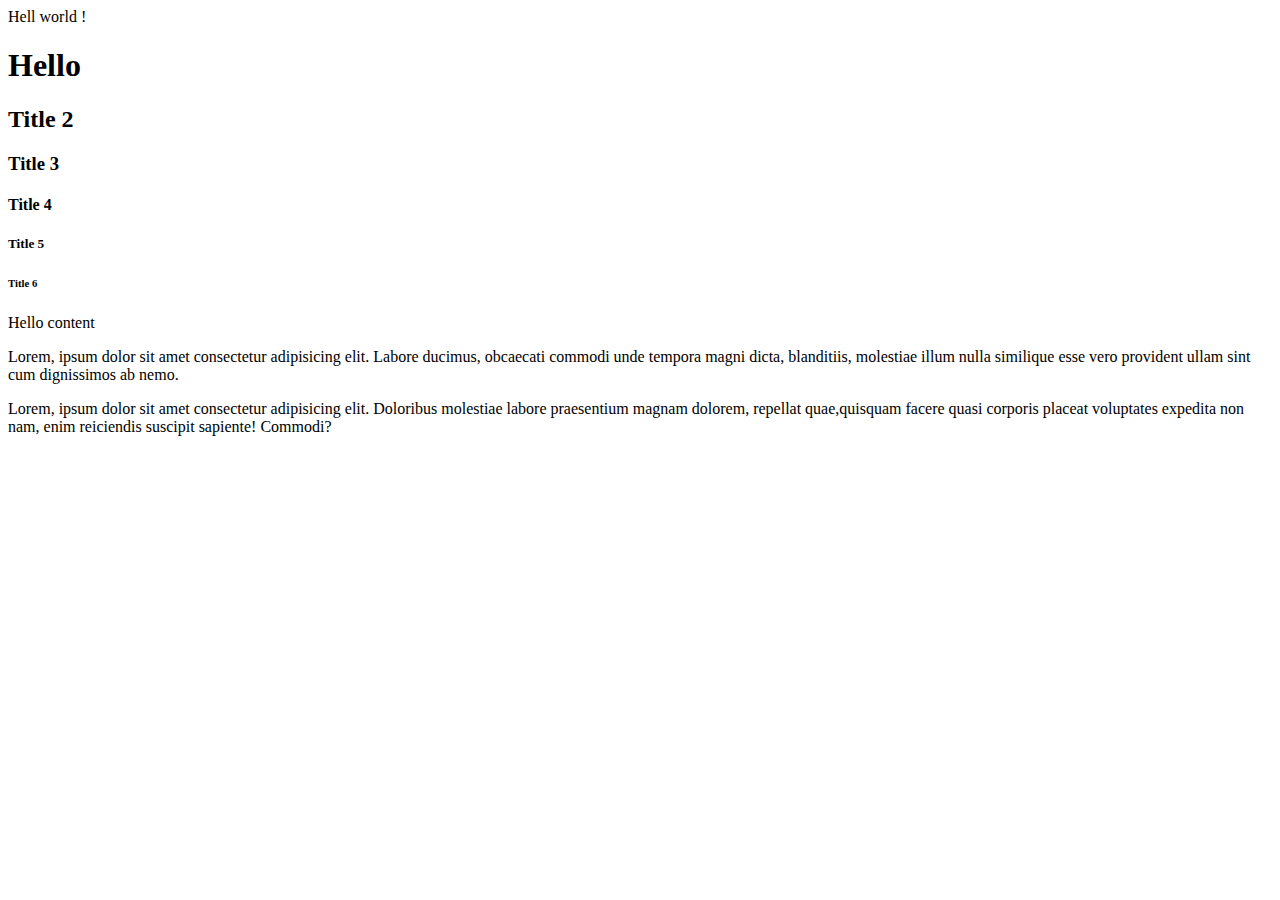
<file: 01/index.html>
<!DOCTYPE html>
<html lang="en">
<head>
    <meta charset="UTF-8">
    <meta name="viewport" content="width=device-width, initial-scale=1.0">
    <title>My first page</title>
</head>
<body>
    Hell world !
    <!-- Теги заголовки h 1-6 -->
    <h1>
        Hello
    </h1>
    <h2>
        Title 2
    </h2>
    <h3>
        Title 3
    </h3>
    <h4>
        Title 4
    </h4>
    <h5>
        Title 5
    </h5>
    <h6>
        Title 6
    </h6>
    <!-- Kінець прикладів заголовків -->
    Hello content
    <!-- command + z -->
     <p>
        Lorem, ipsum dolor sit amet consectetur adipisicing elit. Labore ducimus,
         obcaecati commodi unde tempora magni dicta, blanditiis, molestiae illum 
         nulla similique esse vero provident ullam sint cum dignissimos ab nemo.
     </p>
     <p>
        Lorem, ipsum dolor sit amet consectetur adipisicing elit. Doloribus molestiae labore praesentium magnam dolorem,
         repellat quae,quisquam facere quasi corporis placeat voluptates expedita non nam, enim reiciendis suscipit sapiente!
          Commodi?
     </p>
</body>
</html>
</file>
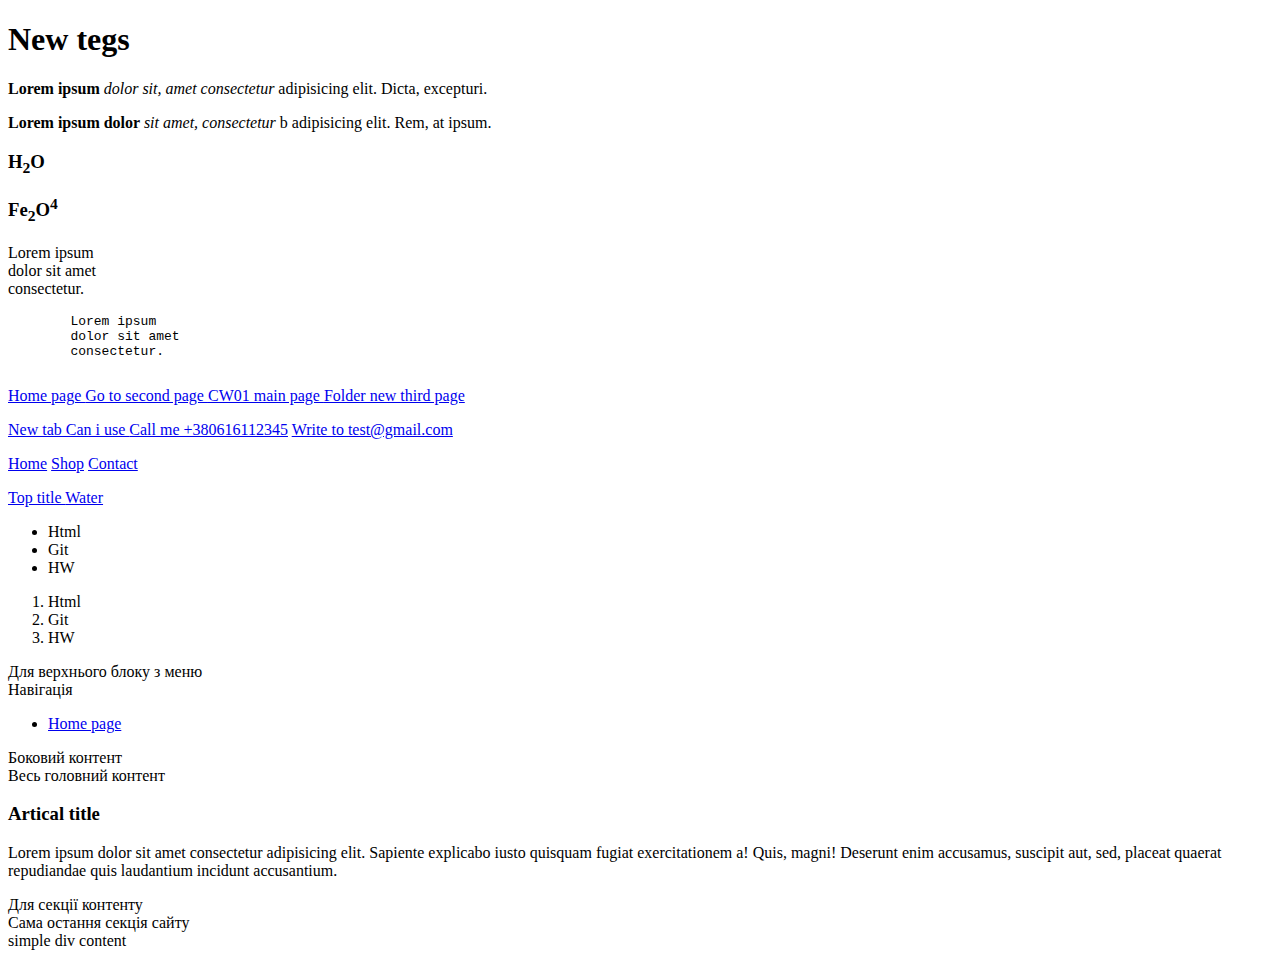
<file: 02/index.html>
<!DOCTYPE html>
<html lang="en">
<head>
    <meta charset="UTF-8">
    <meta name="viewport" content="width=device-width, initial-scale=1.0">
    <title>Document</title>
</head>
<body>
    <h1 id="top">
        New tegs
    </h1>
    <!-- b i old version -->
    <p>
        <b>
            Lorem ipsum
        </b>
        <i>
            dolor sit, amet consectetur
        </i>
         
          <span>
             adipisicing elit. Dicta, excepturi.
          </span>
    </p>
    <!-- strong em new version -->
    <p>
        <strong>
            Lorem ipsum dolor
        </strong>
        <em>
            sit amet, consectetur
        </em> b
          <span>
            adipisicing elit. Rem, at ipsum.
          </span>
    </p>
    <h3 id="water">
        H<sub>2</sub>O 
    </h3>
    <h3>
        Fe<sub>2</sub>O<sup>4</sup>
    </h3>
    <p>
        Lorem ipsum <br>
         dolor sit amet <br>
         consectetur.
    </p>
    <pre>
        Lorem ipsum 
        dolor sit amet
        consectetur.
    </pre>
    <a href="https://caniuse.com">
        Home page
    </a>
    <a href="second.html">
        Go to second page
    </a>
    <a href="../01/main.html">
        CW01 main page
    </a>
    <a href="new/third.html">
        Folder new third page 
    </a>
    <p>
        <a href="https://caniuse.com" target="_blank">
            New tab Can i use
        </a>
        <a href="tel:+380616112345">Call me +380616112345</a>
        <a href="mailto:test@gmail.com">Write to test@gmail.com</a>
        <!-- <a href="viber-link">Viber group</a> -->

    </p>
    <p>
        <a href="#">Home</a>
        <a href="#">Shop</a>
        <a href="#">Contact</a>
    </p>
    <a href="#top">
        Top title
    </a>
    <a href="#water">
        Water
    </a>

    <!-- list tags -->
     <ul>
        <li>
            Html
        </li>
        <li>
            Git
        </li>
        <li>
            HW
        </li>
     </ul>
     <ol>
        <li>
            Html
        </li>
        <li>
            Git
        </li>
        <li>
            HW
        </li>
     </ol>
     <!-- Semantic tags BLOCK -->
      <header>
        Для верхнього блоку з меню
      </header>
      <nav>
        Навігація
        <ul>
            <li><a href="#">Home page</a></li>
        </ul>
      </nav>
      <aside>
        Боковий контент
      </aside>
      <main>
        Весь головний контент
      </main>
      <!-- <main>
        <header></header>
        <aside></aside>
        <nav></nav>
      </main> -->
      <article>
        <h3>
            Artical title
        </h3>
        <p>
            Lorem ipsum dolor sit amet consectetur adipisicing elit. Sapiente explicabo iusto quisquam fugiat exercitationem a! Quis, magni! Deserunt enim accusamus, suscipit aut, sed, placeat quaerat repudiandae quis laudantium incidunt accusantium. 
        </p>
      </article>
      <section>
        Для секції контенту
      </section>
      <footer>
        Сама остання секція сайту
      </footer>
      <div>
        simple div content
      </div>
      <!-- Most popular -->
</body>
</html>
</file>
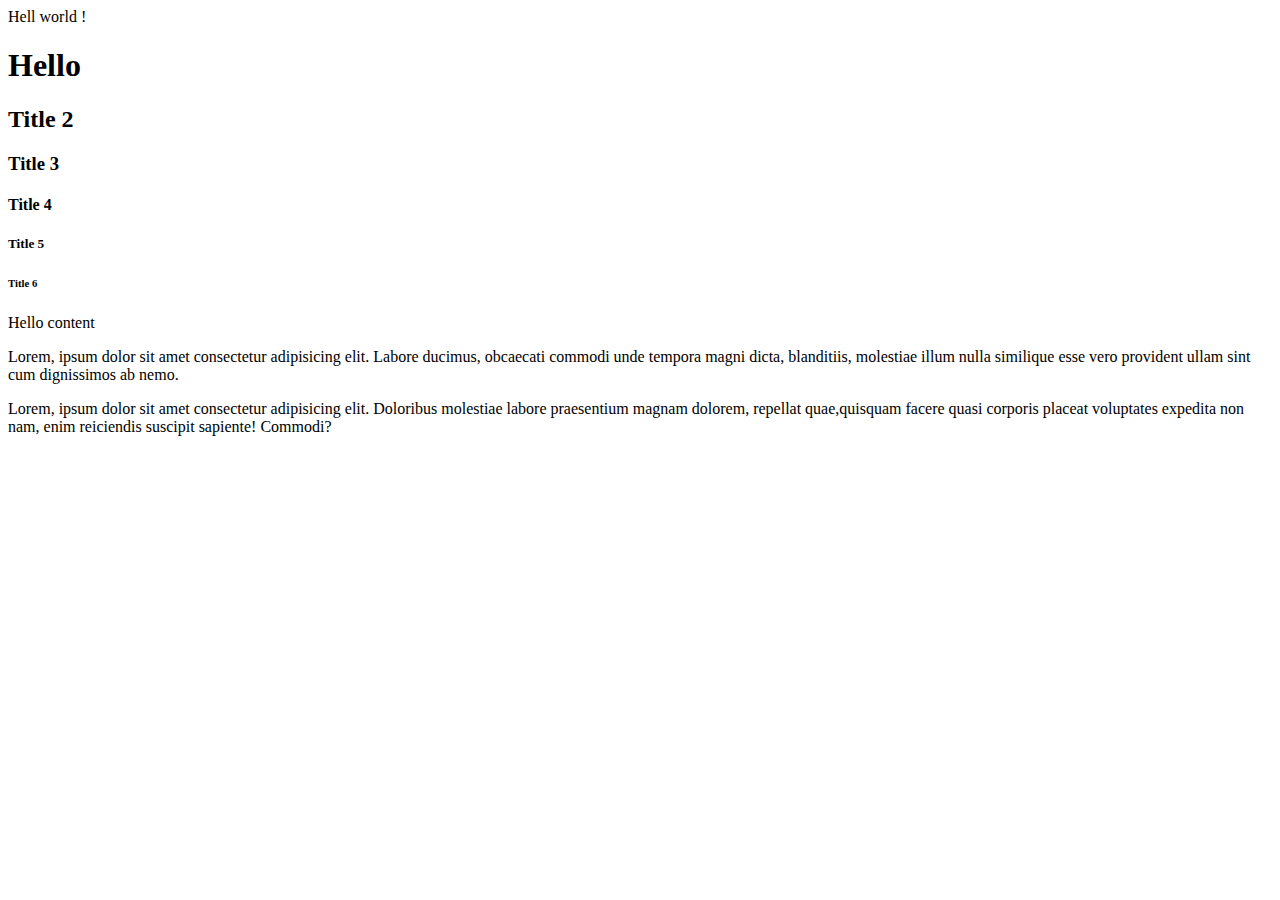
<file: 01/mypage.html>
<!DOCTYPE html>
<html lang="en">
<head>
    <meta charset="UTF-8">
    <meta name="viewport" content="width=device-width, initial-scale=1.0">
    <title>My first page</title>
</head>
<body>
    Hell world !
    <!-- Теги заголовки h 1-6 -->
    <h1>
        Hello
    </h1>
    <h2>
        Title 2
    </h2>
    <h3>
        Title 3
    </h3>
    <h4>
        Title 4
    </h4>
    <h5>
        Title 5
    </h5>
    <h6>
        Title 6
    </h6>
    <!-- Лінець прикладів заголовків -->
    Hello content
    <!-- command + z -->
     <p>
        Lorem, ipsum dolor sit amet consectetur adipisicing elit. Labore ducimus,
         obcaecati commodi unde tempora magni dicta, blanditiis, molestiae illum 
         nulla similique esse vero provident ullam sint cum dignissimos ab nemo.
     </p>
     <p>
        Lorem, ipsum dolor sit amet consectetur adipisicing elit. Doloribus molestiae labore praesentium magnam dolorem,
         repellat quae,quisquam facere quasi corporis placeat voluptates expedita non nam, enim reiciendis suscipit sapiente!
          Commodi?
     </p>
</body>
</html>
</file>
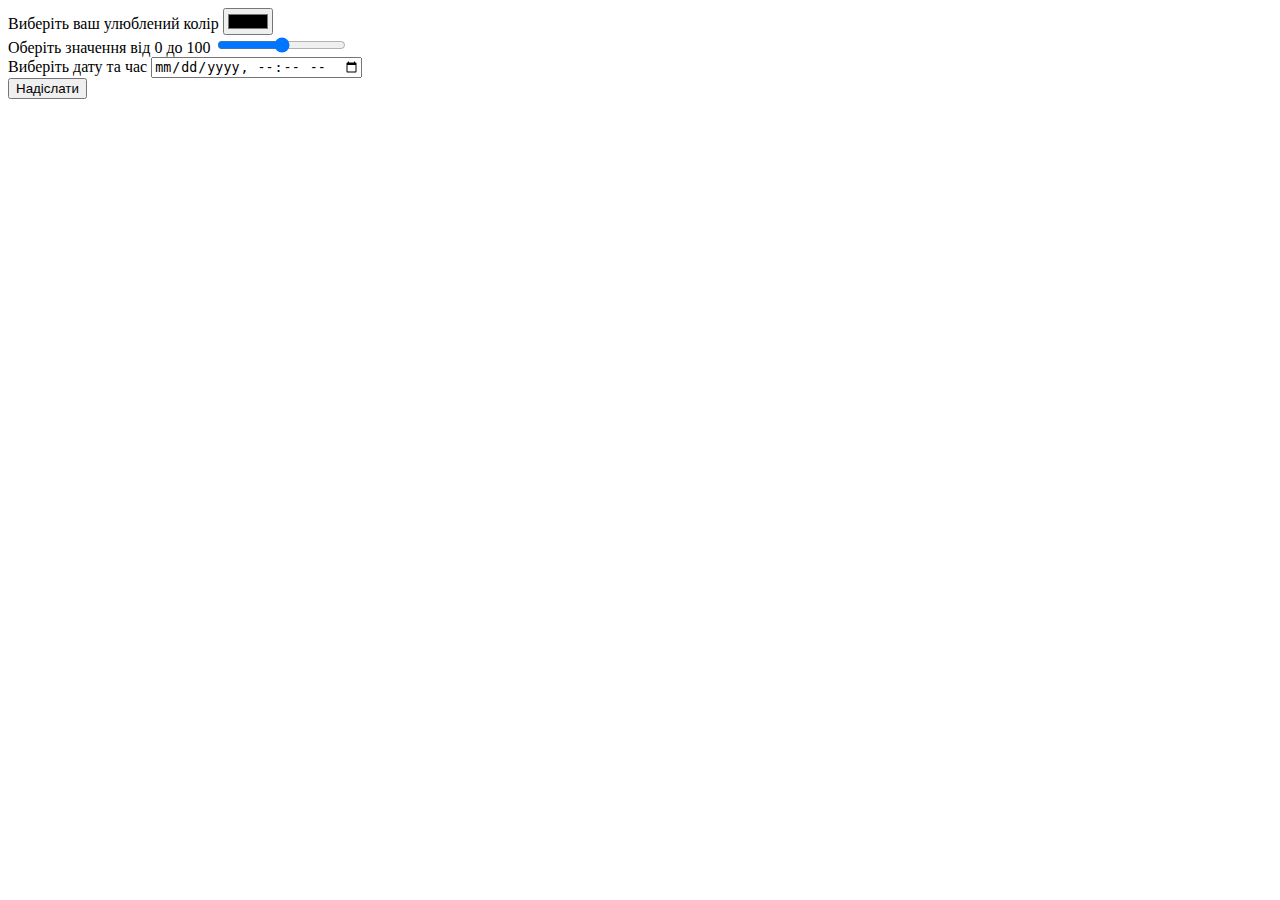
<file: 03/HW.html>
<!DOCTYPE html>
<html lang="en">
<head>
    <meta charset="UTF-8">
    <meta name="viewport" content="width=device-width, initial-scale=1.0">
    <title>Document</title>
</head>
<body> 
    <form>
        <label for="colorImput">
        Виберіть ваш улюблений колір
    </label>
    <input type="color" id="colorImput" name="color"> <br>
        <label for="rengeImput">
        Оберіть значення від 0 до 100
    </label>
    <input type="range" id="rengeImput" name="range" min="1" max="100"> <br>
        <label for="datetimeImput">
            Виберіть дату та час
        </label>
        <input type="datetime-local" id="datetimeImput" name="datetime"> <br>
        <input type="submit" value="Надіслати">
    </form>
</body>
</html>
</file>
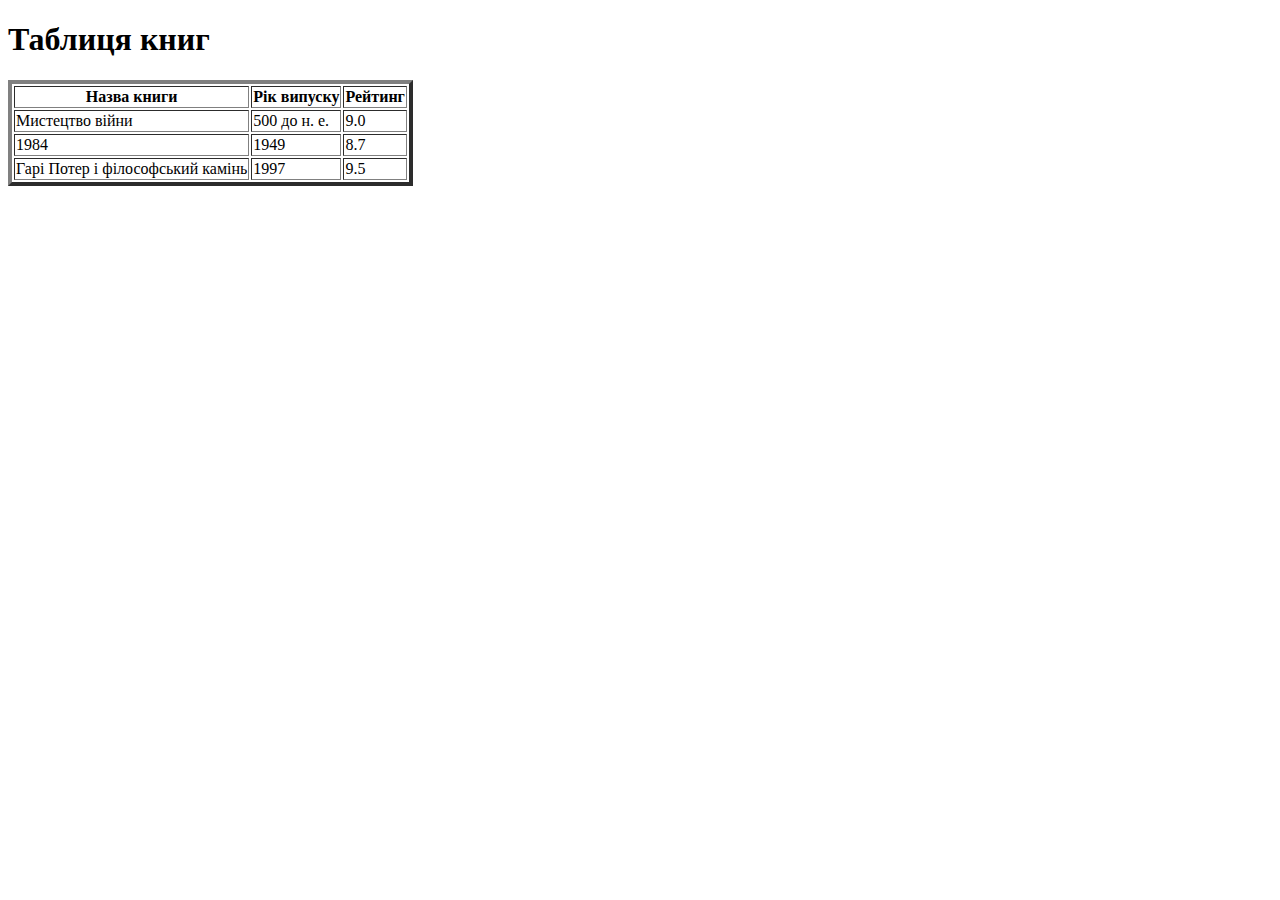
<file: 03/HW2.html>
<!DOCTYPE html>
<html lang="en">
<head>
    <meta charset="UTF-8">
    <meta name="viewport" content="width=device-width, initial-scale=1.0">
    <title>Document</title>
</head>
<body>
    <h1>
        Таблиця книг
    </h1>
<table border="4" style="width: 100;">
    <thead>
                <tr>
            <th>
                Назва книги
            </th>
            <th>
                Рік випуску
            </th>
            <th>
                Рейтинг
            </th>
        </tr>
    </thead>
    <tbody>
           <tr>
            <td>
                Мистецтво війни
            </td>
            <td>
                500 до н. e.
            </td>
            <td>
                9.0
            </td>
        </tr>     
               <tr>
            <td>
                1984
            </td>
            <td>
                1949
            </td>
            <td>
                8.7
            </td>
        </tr>
        <tr>
            <td>
                Гарі Потер i філософський камінь
            </td>
            <td>
                1997
            </td>
            <td>
                9.5
            </td>
        </tr>
    </tbody>
 
</table>
</body>
</html>
</file>
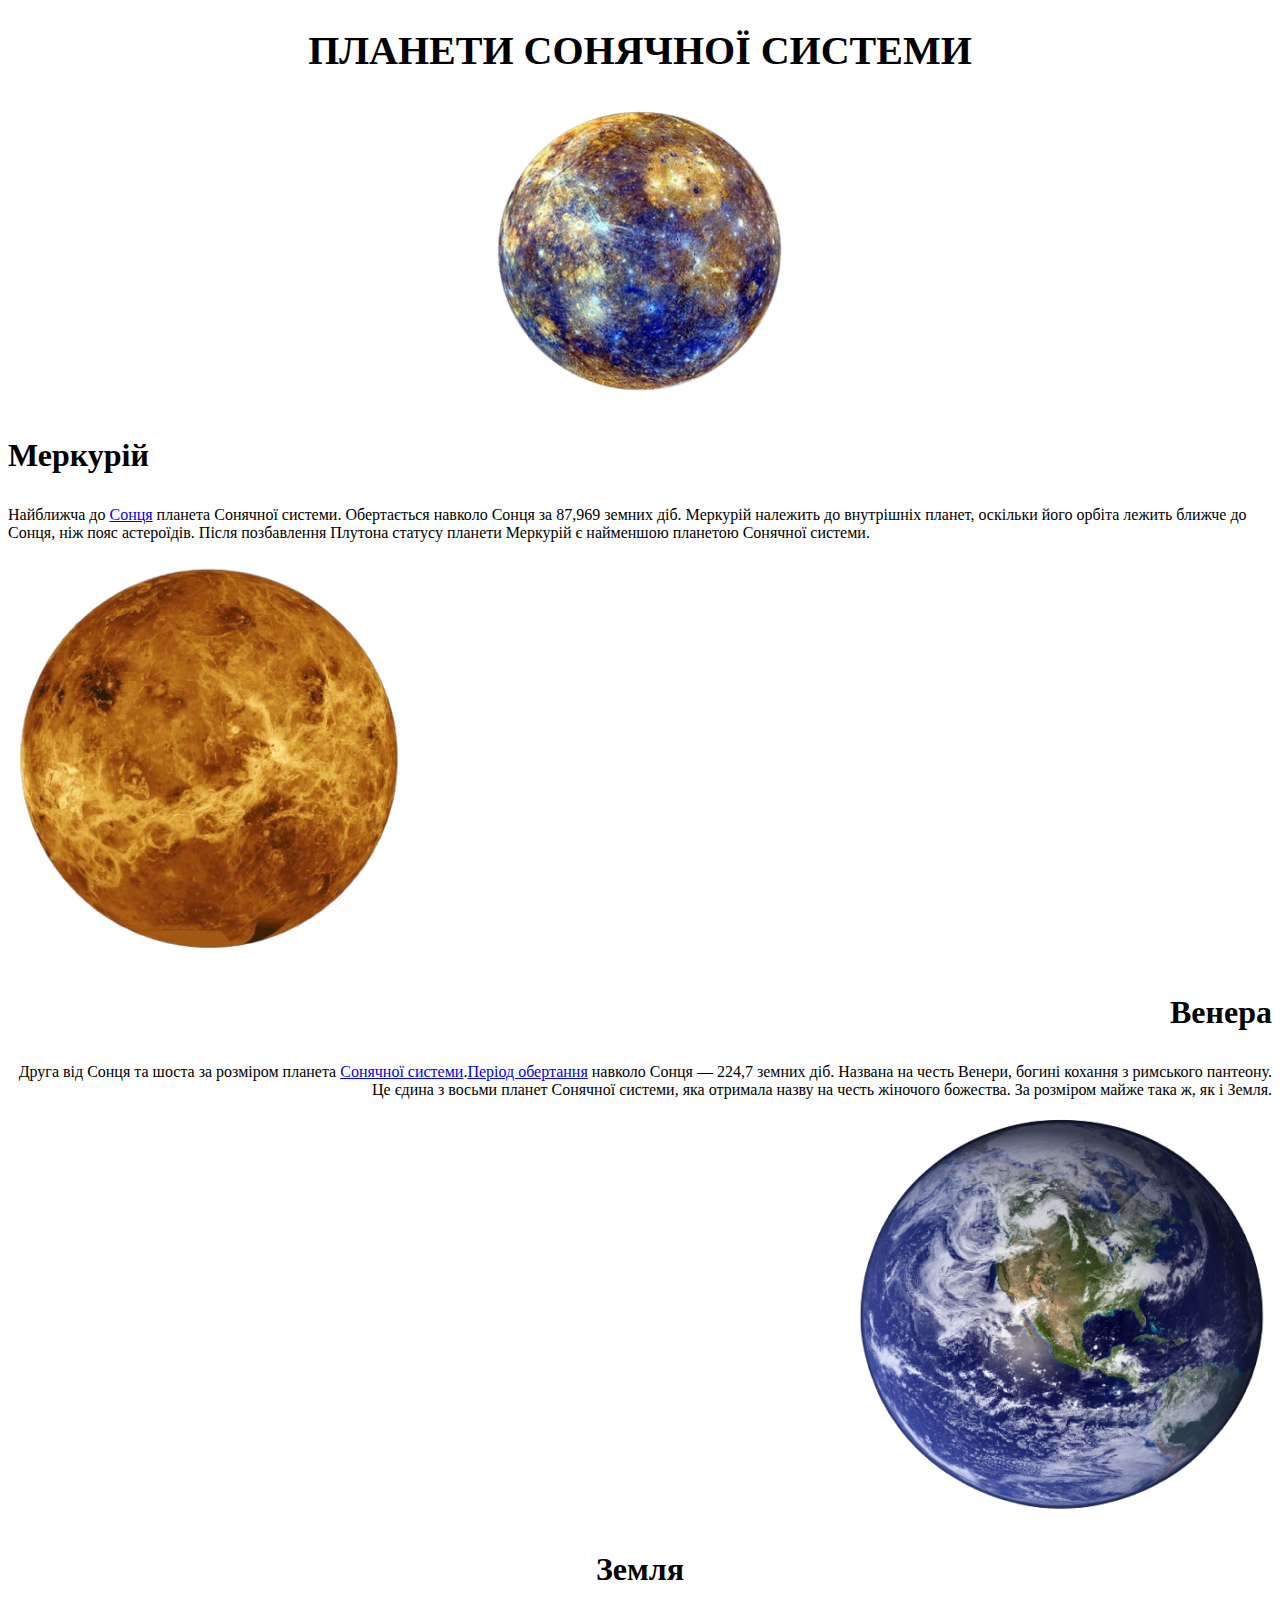
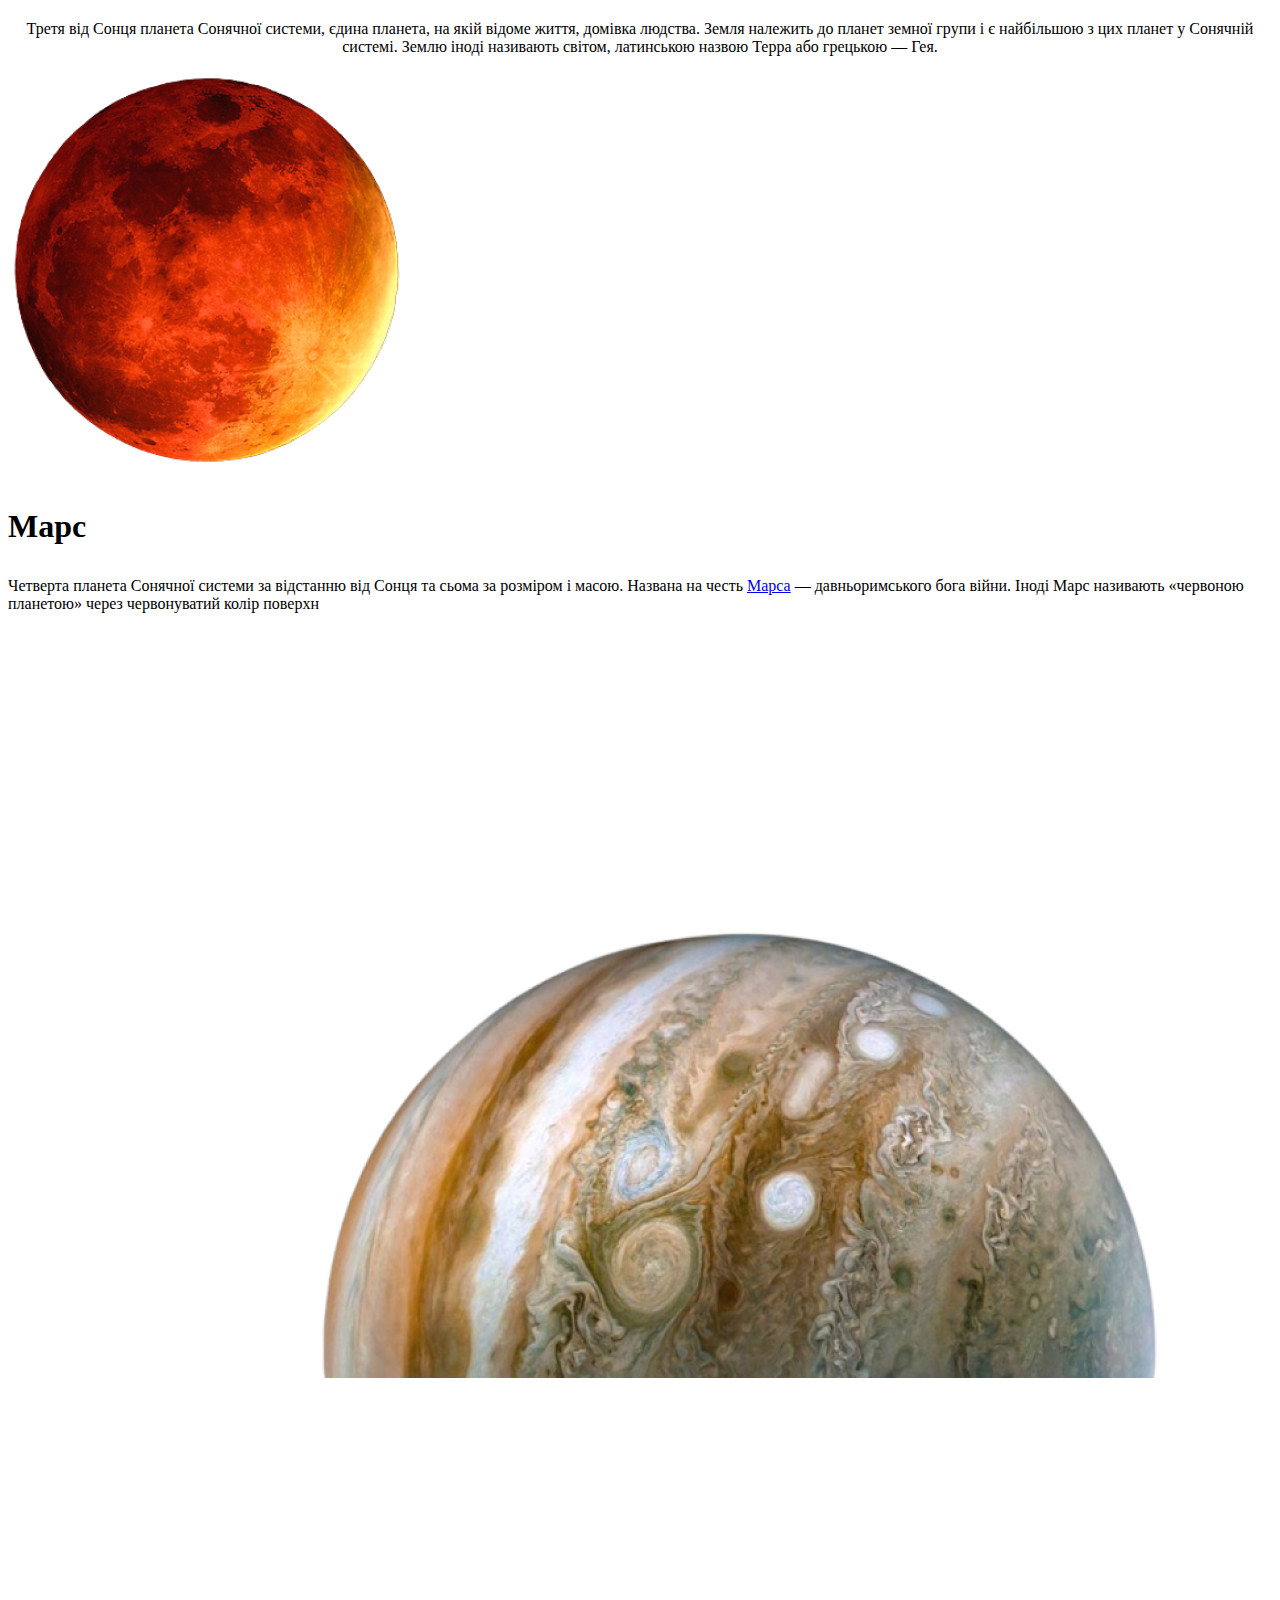
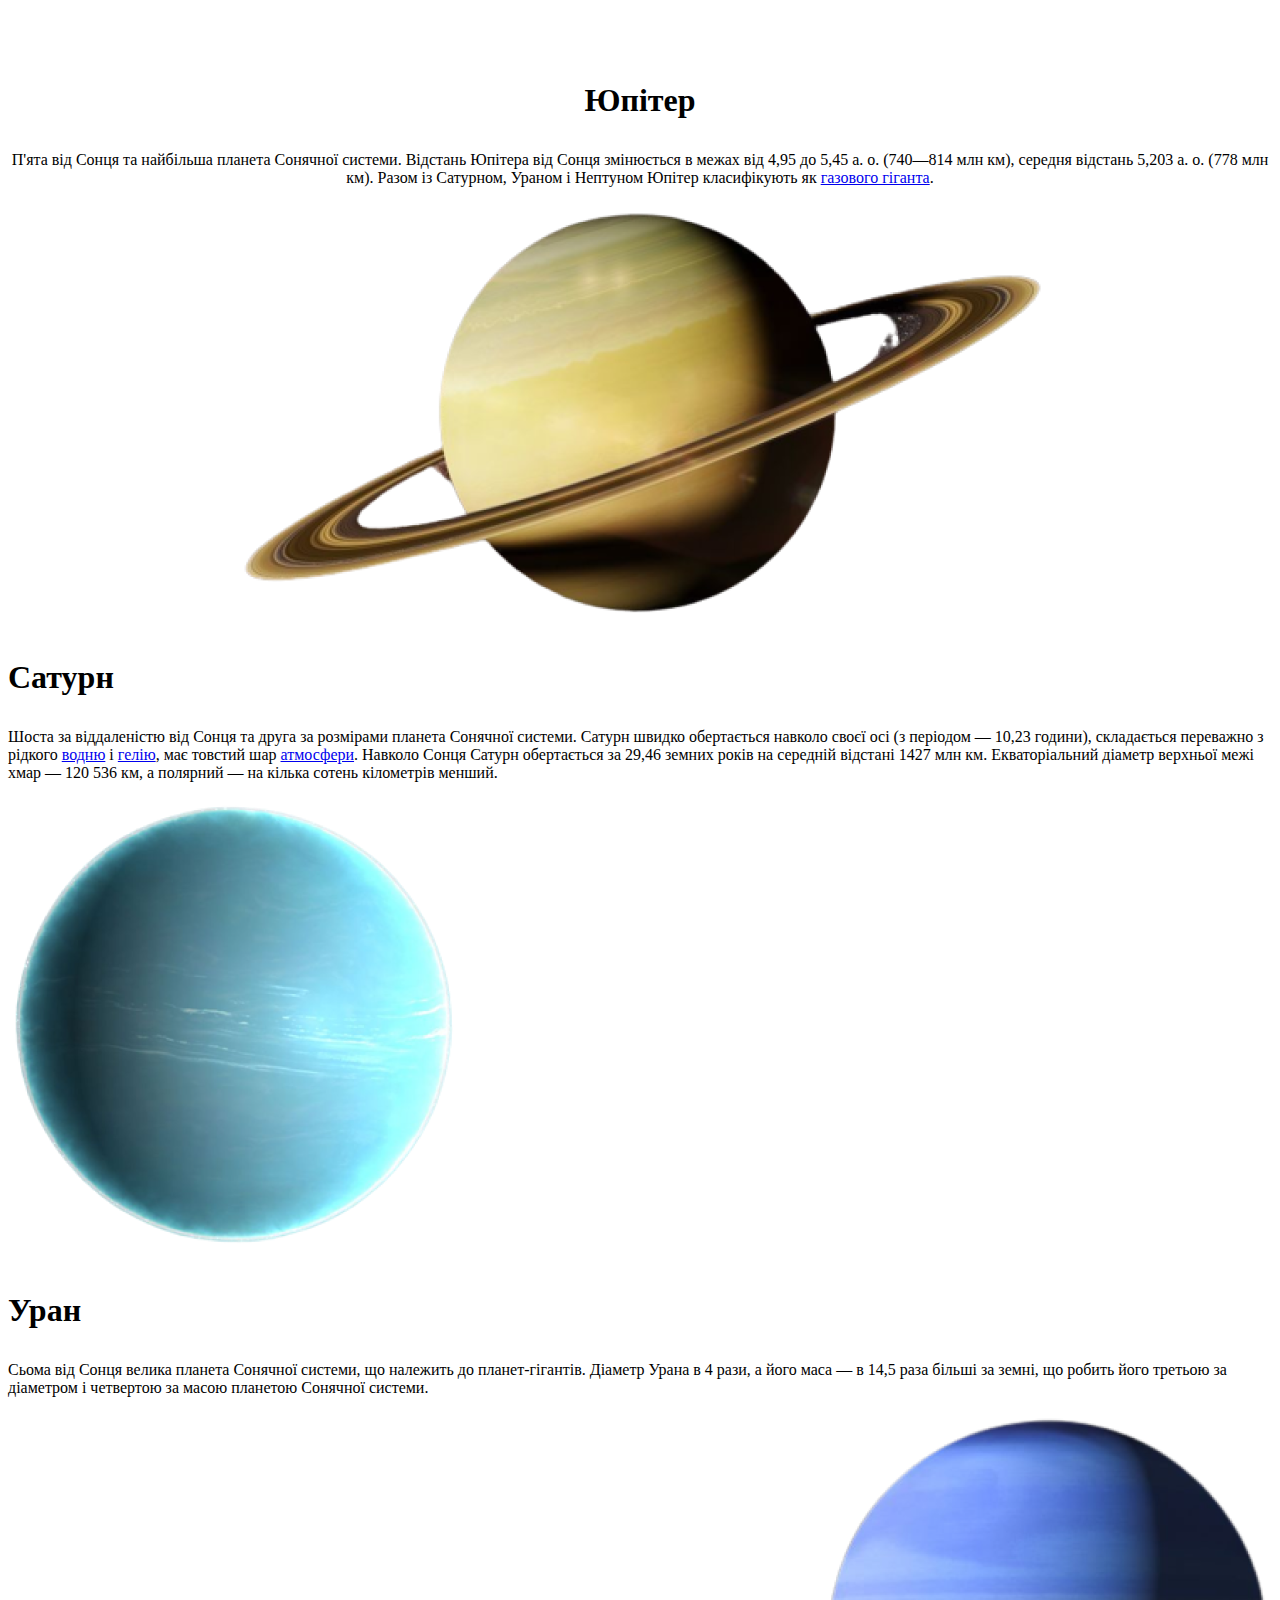
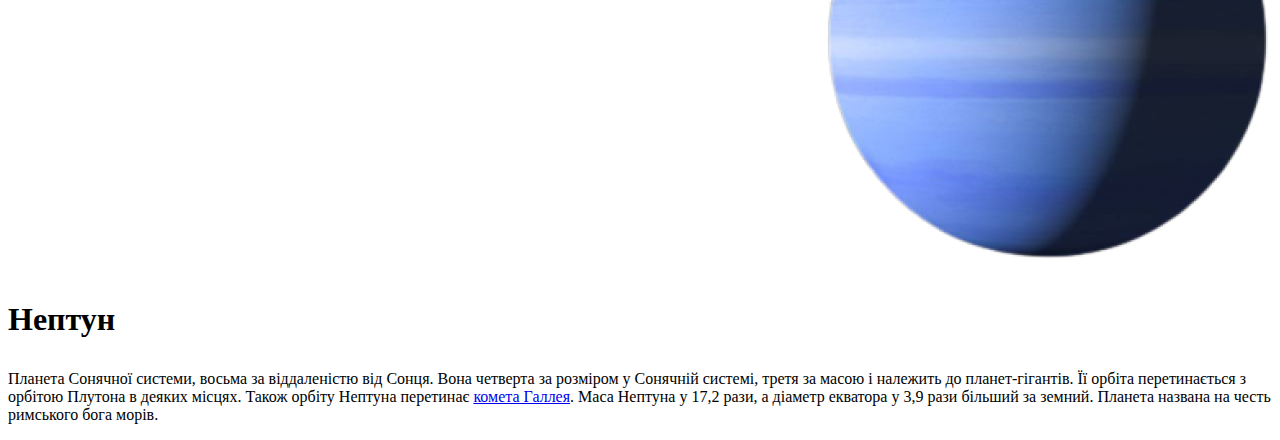
<file: 04/HW.html>
<!DOCTYPE html>
<html lang="en">
<head>
    <meta charset="UTF-8">
    <meta name="viewport" content="width=device-width, initial-scale=1.0">
    <title>Document</title>
    <link rel="stylesheet" href="styles.css"><link rel="stylesheet" href="styles.css">
</head>
<body>
    <h1 class="center-content">
        ПЛАНЕТИ СОНЯЧНОЇ СИСТЕМИ
    </h1>
    <section class="center-content">
        <img src="../04/images/меркурій.png" alt="">
    </section>
    <h3>
        Меркурій
    </h3>
    <p>
        Найближча до <a href="https://uk.wikipedia.org/wiki/Сонце" target="_blank">Сонця</a> планета Сонячної системи. Обертається навколо Сонця за 87,969 земних діб. Меркурій належить до внутрішніх планет, оскільки його орбіта лежить ближче до Сонця, ніж пояс астероїдів. Після позбавлення Плутона статусу планети Меркурій є найменшою планетою Сонячної системи.
    </p>
    <section>
        <img src="../04/images/венера.png" alt="">
    </section>
    <h3 class="right-content">
    Венера
    </h3>
 <p class="right-content">
        Друга від Сонця та шоста за розміром планета <a href="https://uk.wikipedia.org/wiki/Сонячна_система" target="_blank">Сонячної системи</a>.<a href="https://uk.wikipedia.org/wiki/Період_обертання" target="_blank">Період обертання</a> навколо Сонця — 224,7 земних діб. Названа на честь Венери, богині кохання з римського пантеону. Це єдина з восьми планет Сонячної системи, яка отримала назву на честь жіночого божества. За розміром майже така ж, як і Земля.
    </p>
    
    <section class="right-content">
        <img src="../04/images/земля.png" alt="">
    <h3 class="center-content">
        Земля
    </h3> 
    </section>
    <p class="center-content">
        Третя від Сонця планета Сонячної системи, єдина планета, на якій відоме життя, домівка людства. Земля належить до планет земної групи і є найбільшою з цих планет у Сонячній системі. Землю іноді називають світом, латинською назвою Терра або грецькою — Гея.
    </p>
    <section>
        <img src="../04/images/марс.png" alt="">
    </section>
    <h3>
        Марс
    </h3>
    <p>
        Четверта планета Сонячної системи за відстанню від Сонця та сьома за розміром і масою. Названа на честь <a href="https://uk.wikipedia.org/wiki/Марс_(міфологія)#:~:text=Марс%20був%20богом%20війни%2C%20але,і%20захист%20від%20недоброзичливих%20сусідів." target="_blank">Марса</a>  — давньоримського бога війни. Іноді Марс називають «червоною планетою» через червонуватий колір поверхн
    </p>
    <section class="dont">
        <img src="../04/images/1e9df44c-8fa42a0642ac88ad908afa168f0ed9d1 1.png" alt="">
    </section>
    <h3 class="center-content">
        Юпітер
    </h3>
    <p class="center-content">
        П'ята від Сонця та найбільша планета Сонячної системи. Відстань Юпітера від Сонця змінюється в межах від 4,95 до 5,45 а. о. (740—814 млн км), середня відстань 5,203 а. о. (778 млн км). Разом із Сатурном, Ураном і Нептуном Юпітер класифікують як <a href="https://uk.wikipedia.org/wiki/Газові_гіганти#:~:text=Газові%20гіганти%20(планети-гіганти%2C,переважно%20це%20водень%20і%20гелій.&text=У%20Сонячній%20системі%20це%20Юпітер,також%20класифікують%20як%20крижаних%20гігантів." target="_blank">газового гіганта</a>.
    </p>
    <section class="center-content">
        <img src="../04/images/сатурн.png" alt="">
    </section>
    <h3>
        Сатурн
    </h3>
    <p>
        Шоста за віддаленістю від Сонця та друга за розмірами планета Сонячної системи. Сатурн швидко обертається навколо своєї осі (з періодом — 10,23 години), складається переважно з рідкого <a href="https://uk.wikipedia.org/wiki/Водень" target="_blank">водню</a> і <a href="https://uk.wikipedia.org/wiki/Гелій" target="_blank">гелію</a>, має товстий шар <a href="https://uk.wikipedia.org/wiki/Атмосфера_Землі" target="_blank">атмосфери</a>. Навколо Сонця Сатурн обертається за 29,46 земних років на середній відстані 1427 млн км. Екваторіальний діаметр верхньої межі хмар — 120 536 км, а полярний — на кілька сотень кілометрів менший.
    </p>
    <section>
        <img src="../04/images/уран.png" alt="">
    </section>
    <h3>
        Уран
    </h3>
    <p>
        Сьома від Сонця велика планета Сонячної системи, що належить до планет-гігантів. Діаметр Урана в 4 рази, а його маса — в 14,5 раза більші за земні, що робить його третьою за діаметром і четвертою за масою планетою Сонячної системи.
    </p>
    <section class="right-content">
        <img src="../04/images/нептун.png" alt="">
    </section>
    <h3>
        Нептун
    </h3>
    <p>
        Планета Сонячної системи, восьма за віддаленістю від Сонця. Вона четверта за розміром у Сонячній системі, третя за масою і належить до планет-гігантів. Її орбіта перетинається з орбітою Плутона в деяких місцях. Також орбіту Нептуна перетинає <a href="https://uk.wikipedia.org/wiki/Комета_Галлея#:~:text=Комета%20Галле́я%2C%20офіційне%20позначення%201P,Галлея%2C%20який%20вирахував%20її%20орбіту." target="_blank">комета Галлея</a>. Маса Нептуна у 17,2 рази, а діаметр екватора у 3,9 рази більший за земний. Планета названа на честь римського бога морів.
        
    </p>


    
</body>
</html>
</file>
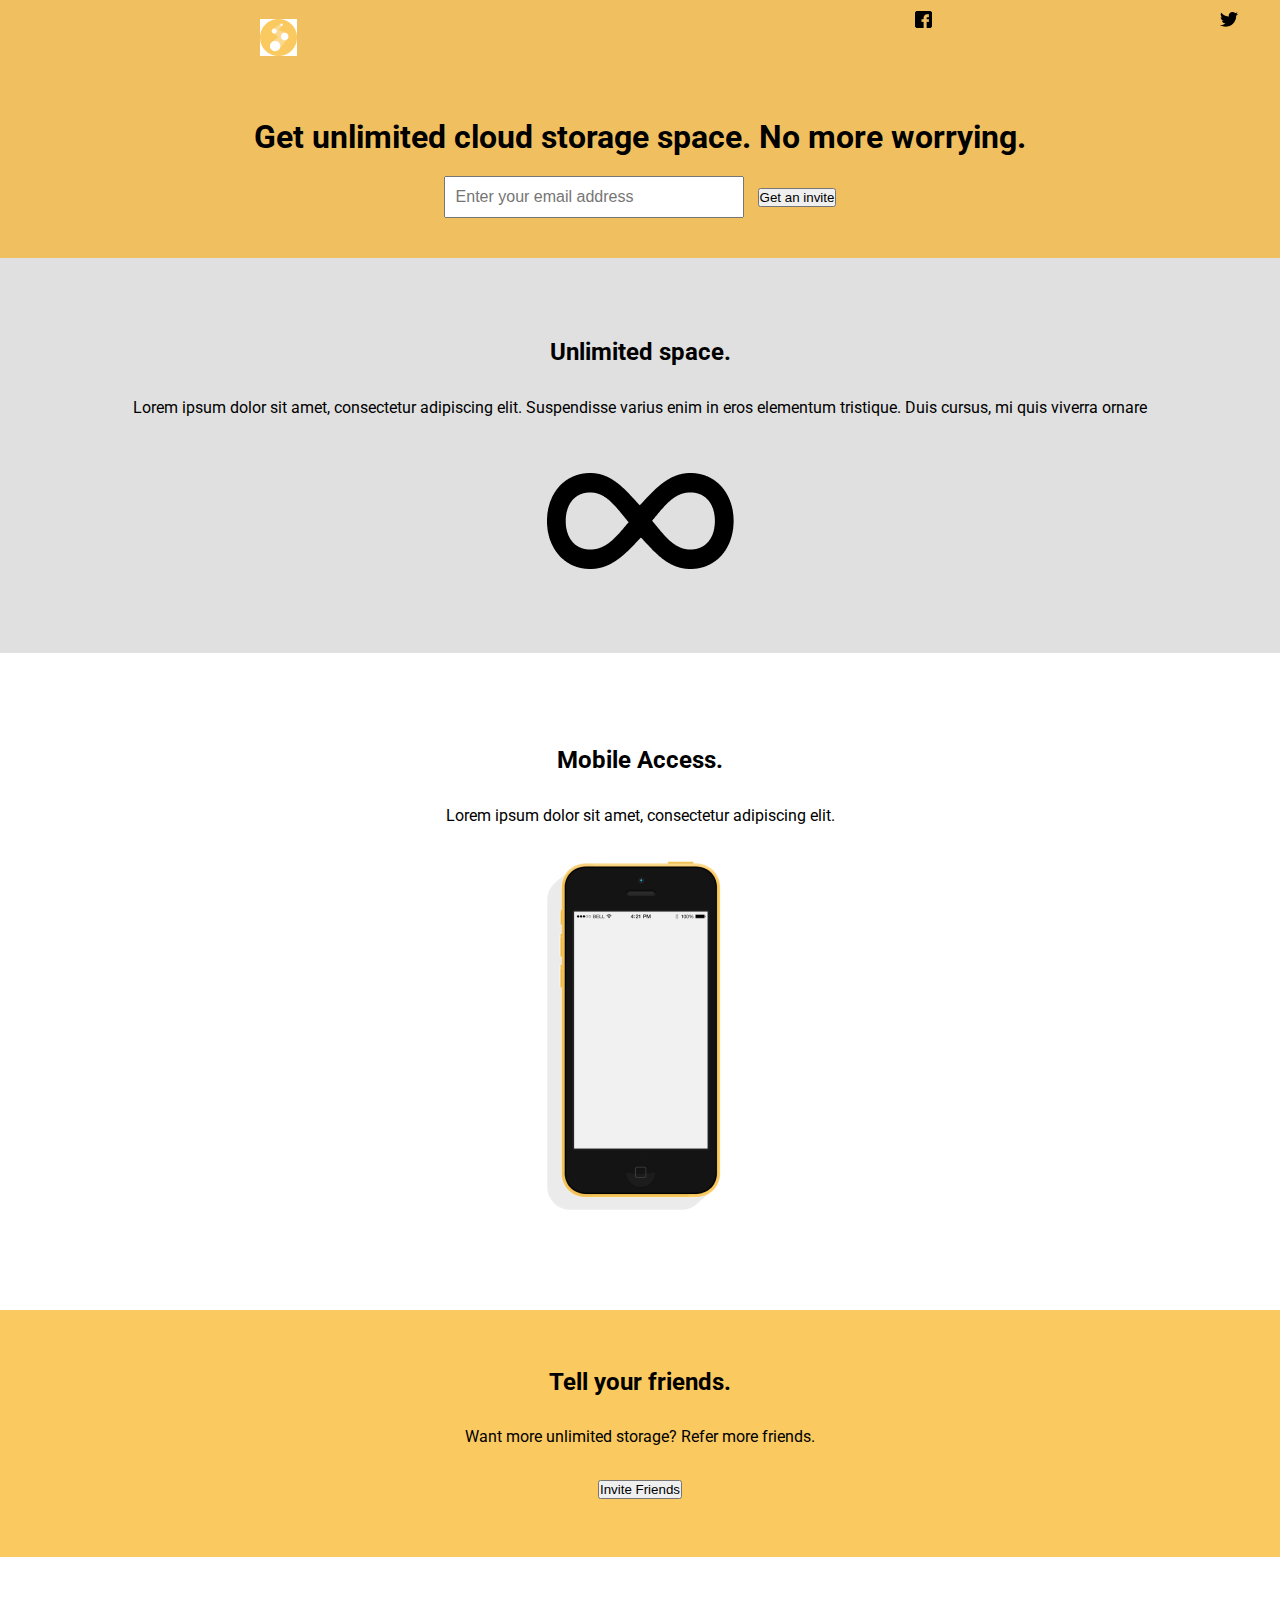
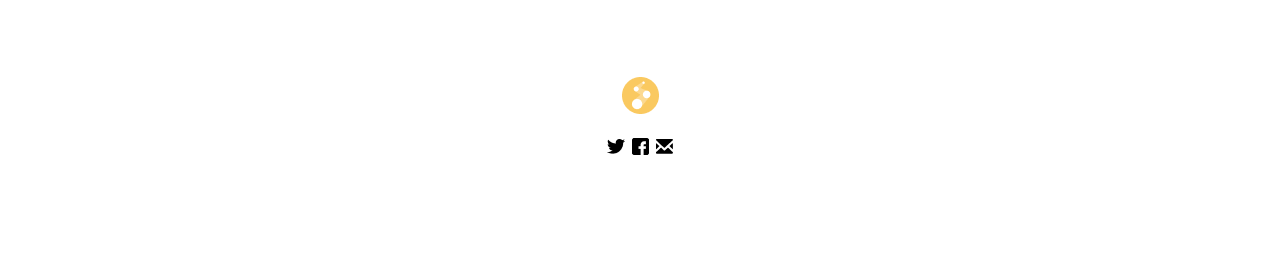
<file: 05/hwork.html>
<!DOCTYPE html>
<html lang="en">
<head>
    <meta charset="UTF-8">
    <meta name="viewport" content="width=device-width, initial-scale=1.0">
    <title>Unlimited Cloud Storage</title>
    <link rel="preconnect" href="https://fonts.googleapis.com">
<link rel="preconnect" href="https://fonts.gstatic.com" crossorigin>
<link href="https://fonts.googleapis.com/css2?family=Roboto:ital,wght@0,100;0,300;0,400;0,500;0,700;0,900;1,100;1,300;1,400;1,500;1,700;1,900&display=swap" rel="stylesheet">
    <link rel="stylesheet" href="styles.css">
</head>
<body>
    <header>
        <div class="logo"><img src="imgs/Logo.png" alt=""></div>
        <div class="social-icons">
            <a href="#"><img src="imgs/Frame (2).png" alt=""></a>
            <a href="#"><img src="imgs/Frame (1).png" alt=""></a>
        </div>
    </header>

    <section class="hero">
        <h1>Get unlimited cloud storage space. No more worrying.</h1>
        <div class="invite-form">
            <input type="email" placeholder="Enter your email address">
            <button>Get an invite</button>
        </div>
    </section>

    <section>
        <div class="feature_1">
            <h2>Unlimited space.</h2>
            <p class="_1">Lorem ipsum dolor sit amet, consectetur adipiscing elit. Suspendisse varius enim in eros elementum tristique. Duis cursus, mi quis viverra ornare</p>
            <img src="imgs/IMAGE (5).png" alt="Unlimited space icon">
        </div>

        <div class="feature_2">
            <h2>Mobile Access.</h2>
            <p class="_2">Lorem ipsum dolor sit amet, consectetur adipiscing elit.</p>
            <img src="imgs/IMAGE (6).png" alt="Mobile Access icon">
        </div>
    </section>

    <section class="referral">
        <div class="invite-friends-section">
            <h2>
                Tell your friends.
            </h2>
            <p class="_3">Want more unlimited storage? Refer more friends.</p>
            <button class="invite-button">Invite Friends</button>
        </div>
    </section>

    <footer>
         <img src="imgs/Logo.png" alt=""> <br>
        <div class="footer">
        <img src="imgs/Frame (1).png" alt="">
        <img src="imgs/Frame (2).png" alt="">
        <img src="imgs/Frame (3).png" alt="">
        </div>
    </footer>
</body>
</html>
</file>
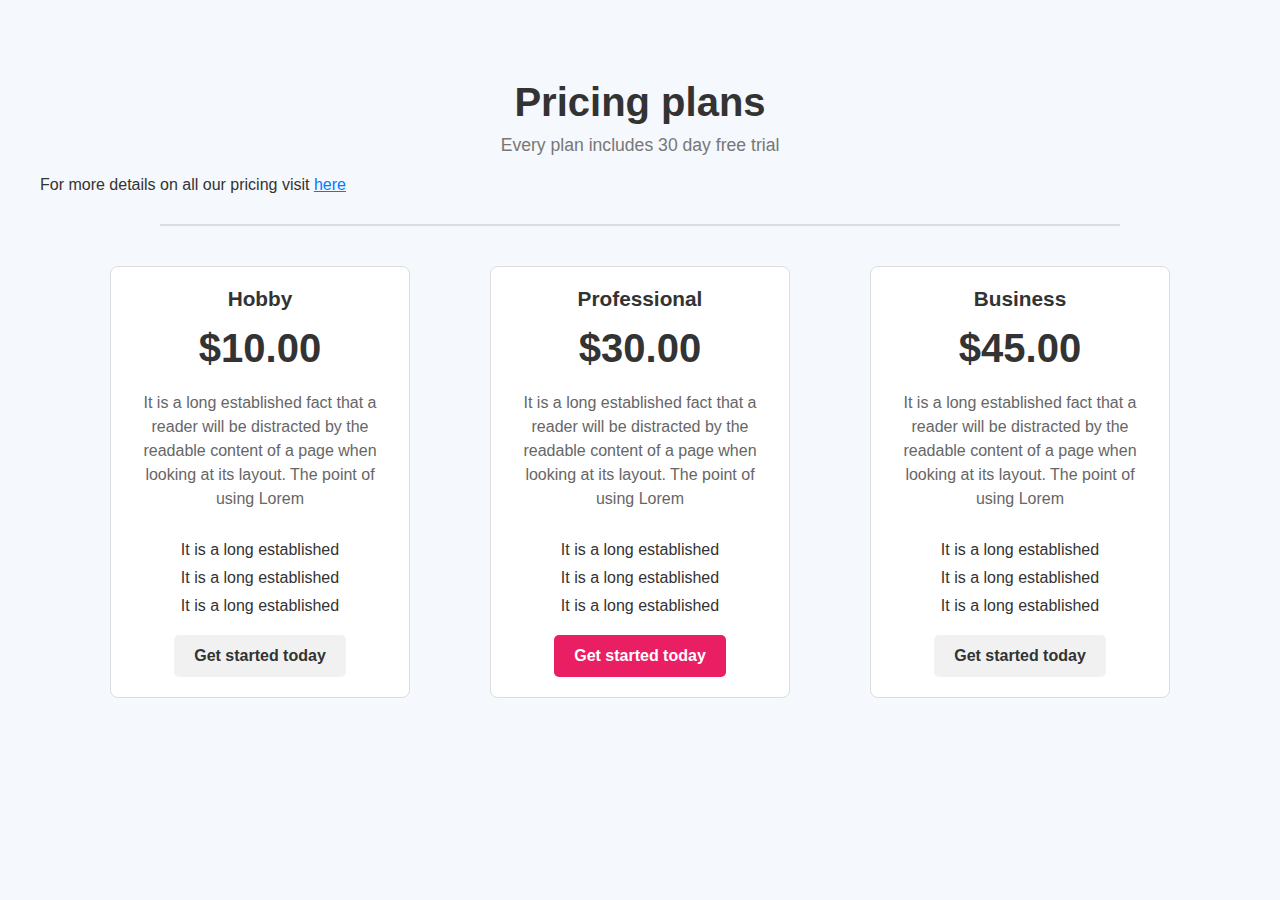
<file: 06/HW01.html>
<!DOCTYPE html>
<html lang="en">
<head>
    <meta charset="UTF-8">
    <meta name="viewport" content="width=device-width, initial-scale=1.0">
    <title>Pricing Plans</title>
    <link rel="stylesheet" href="HW01.css">
</head>
<body>

    <section class="pricing-section">
        <h1>Pricing plans</h1>
        <p class="subtitle">Every plan includes 30 day free trial</p>
        <a href="#" class="pricing-link">For more details on all our pricing visit <span>here</span></a>

        <hr>

        <div class="pricing-plans">
            <div class="plan hobby">
                <h2>Hobby</h2>
                <p class="price">$10.00</p>
                <p class="description">It is a long established fact that a reader will be distracted by the readable content of a page when looking at its layout. The point of using Lorem</p>
                <ul>
                    <li>It is a long established</li>
                    <li>It is a long established</li>
                    <li>It is a long established</li>
                </ul>
                <a href="#" class="button">Get started today</a>
            </div>

            <div class="plan professional">
                <h2>Professional</h2>
                <p class="price">$30.00</p>
                <p class="description">It is a long established fact that a reader will be distracted by the readable content of a page when looking at its layout. The point of using Lorem</p>
                <ul>
                    <li>It is a long established</li>
                    <li>It is a long established</li>
                    <li>It is a long established</li>
                </ul>
                <a href="#" class="button pink-button">Get started today</a>
            </div>

            <div class="plan business">
                <h2>Business</h2>
                <p class="price">$45.00</p>
                <p class="description">It is a long established fact that a reader will be distracted by the readable content of a page when looking at its layout. The point of using Lorem</p>
                <ul>
                    <li>It is a long established</li>
                    <li>It is a long established</li>
                    <li>It is a long established</li>
                </ul>
                <a href="#" class="button">Get started today</a>
            </div>
        </div>
    </section>

</body>
</html>
</file>
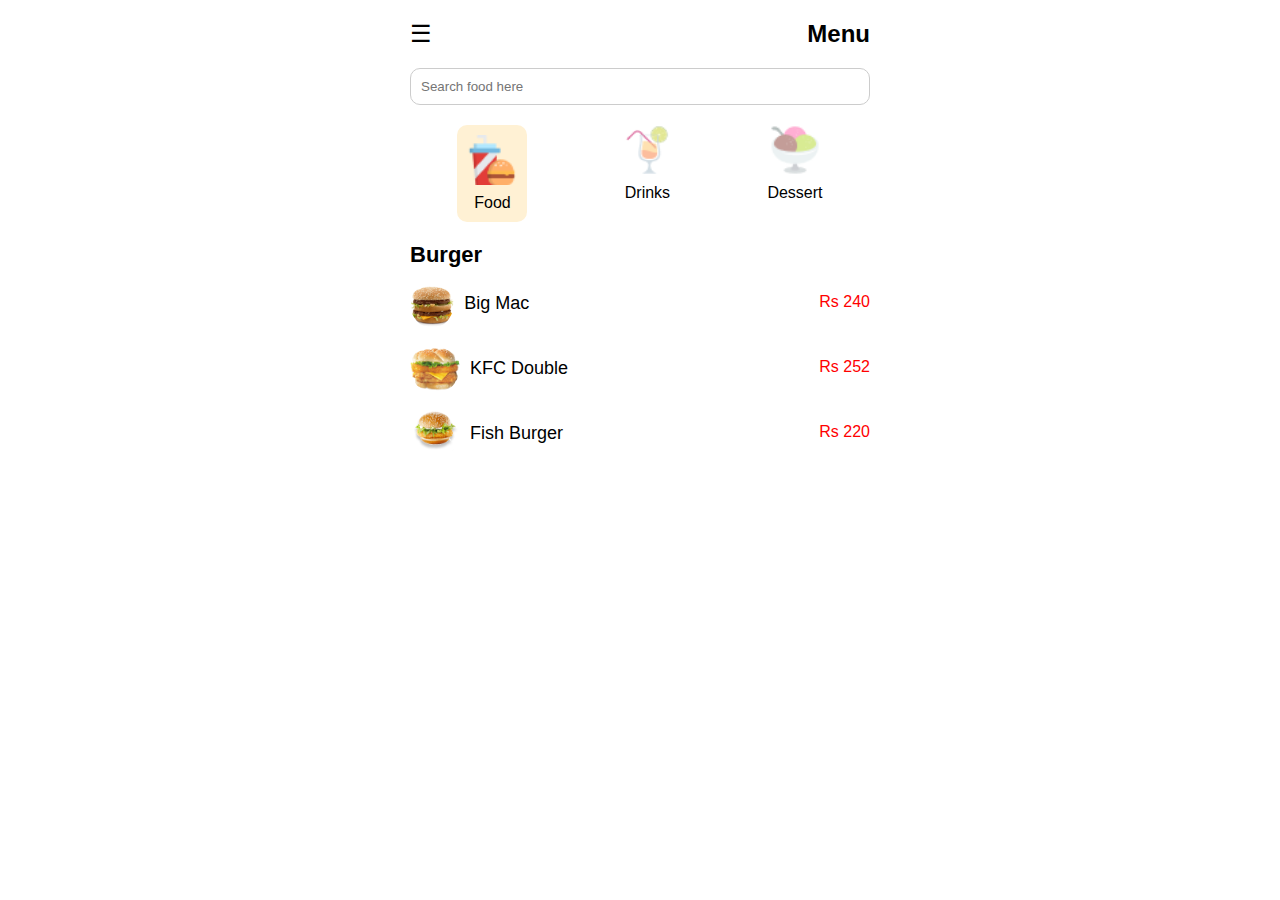
<file: 06/HW02.html>
<!DOCTYPE html>
<html lang="en">
<head>
  <meta charset="UTF-8">
  <meta name="viewport" content="width=device-width, initial-scale=1.0">
  <title>Menu</title>
  <link rel="stylesheet" href="HW02.css">
</head>
<body>
  <div class="container">
    <header>
      <div class="menu-icon">&#9776;</div>
      <h1>Menu</h1>
    </header>

    <div class="search-bar">
      <input type="text" placeholder="Search food here" />
    </div>

    <div class="category-icons">
      <div class="category selected">
        <img src="imgs/Food.png" alt="Food Icon">
        <p>Food</p>
      </div>
      <div class="category">
        <img src="imgs/Drinks.png" alt="Drinks Icon">
        <p>Drinks</p>
      </div>
      <div class="category">
        <img src="imgs/Dessert.png" alt="Dessert Icon">
        <p>Dessert</p>
      </div>
    </div>

    <section class="burger-menu">
      <h2>Burger</h2>
      <div class="menu-item">
        <img src="imgs/Big Mac.png" alt="Big Mac">
        <div class="menu-info">
          <p>Big Mac</p>
          <span class="price">Rs 240</span>
        </div>
      </div>

      <div class="menu-item">
        <img src="imgs/KFC Double.png" alt="KFC Double">
        <div class="menu-info">
          <p>KFC Double</p>
          <span class="price">Rs 252</span>
        </div>
      </div>

      <div class="menu-item">
        <img src="imgs/Fish Burger.png" alt="Fish Burger">
        <div class="menu-info">
          <p>Fish Burger</p>
          <span class="price">Rs 220</span>
        </div>
      </div>
    </section>
  </div>
</body>
</html>
</file>
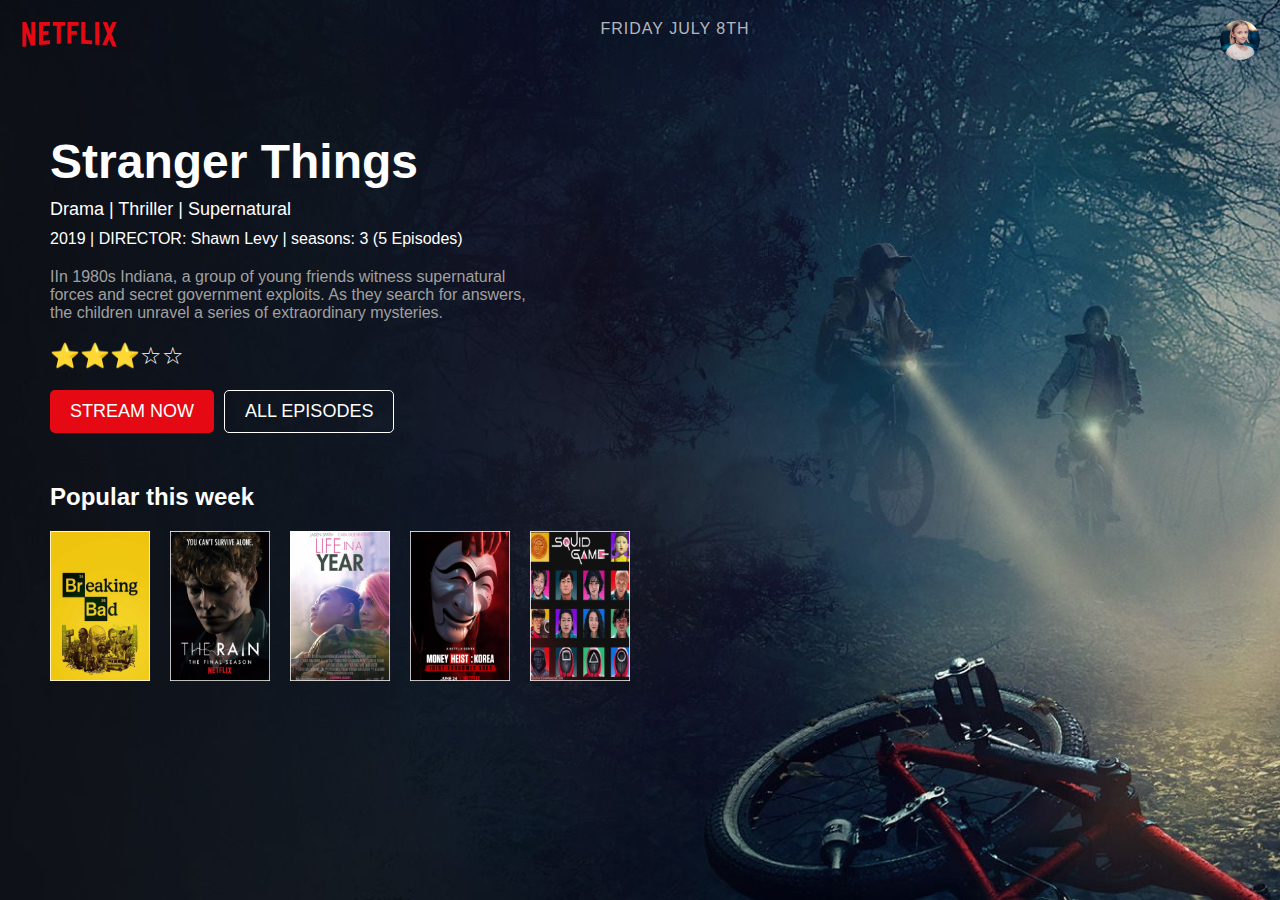
<file: 07/HW.html>
<!DOCTYPE html>
<html lang="en">
<head>
    <meta charset="UTF-8">
    <meta name="viewport" content="width=device-width, initial-scale=1.0">
    <title>Netflix</title>
    <link rel="stylesheet" href="HW.css">
</head>
<body>
    <header>
        <div class="netflix-logo">
            <img src="img/netflix-logo-png-2562 1.png" alt="Netflix Logo">
        </div>
        <div class="date">
            <span>Friday July 8th</span>
        </div>
        <div class="header-profile">
            <img src="img/Profile.png" alt="Profile">
        </div>
    </header>

    <main>
        <section class="main-content">
            <div class="show-info">
                <h1>Stranger Things</h1>
                <p class="genres">Drama | Thriller | Supernatural</p>
                <p class="year-director">2019  |  DIRECTOR: Shawn Levy  |  seasons: 3 (5 Episodes)</p>
                <p class="description">IIn 1980s Indiana, a group of young friends witness supernatural forces and secret government exploits. As they search for answers, the children unravel a series of extraordinary mysteries.</p>
                <div class="rating">
                    <span>⭐⭐⭐☆☆</span>
                </div>
                <div class="buttons">
                    <button class="stream-btn">STREAM NOW</button>
                    <button class="episodes-btn">ALL EPISODES</button>
                </div>
            </div>
            <div class="popular-shows">
                <h3>Popular this week</h3>
                <div class="shows-carousel">
                    <img src="img/Breaking Bad.png" alt="Breaking Bad">
                    <img src="img/The Rain.png" alt="The Rain">
                    <img src="img/Life in a Year.png" alt="Life in a Year">
                    <img src="img/Money Heist Korea.png" alt="Money Heist Korea">
                    <img src="img/Squid Game.png" alt="Squid Game">
                </div>
            </div>
        </section>
    </main>
</body>
</html>
</file>
<file: 04/styles.css>
h1{
    font-size: 40px;
}

.right-content{
    text-align: right
}

.center-content{
    text-align: center;
}

h3{
    font-size: 32px;
}

p{
    font-size: 16px;
}

.dont{
    margin: 300px;
   
    
    /* justify-content: center; */
}
</file>
<file: 05/styles.css>
* {
    margin: 0;
    padding: 0;
    box-sizing: border-box;
}

body {
    margin: 0;
    font-family: "Roboto", sans-serif;
    font-weight: 400;
    font-style: normal;
    text-align: center;
}

header {
    display: flex;
    justify-content: space-between;
    padding: 10px 20px;
    background-color: #f0c060;
}

.logo {
    font-size: 50px;
    margin-left: 240px;
}

.social-icons a {
    margin-left: 240px;
    padding: 20px;
}

.hero {
    background-color: #f0c060;
    padding: 40px;
}

.hero h1 {
    font-size: 32px;
    margin-bottom: 20px;
}

.invite-form input {
    padding: 10px;
    font-size: 16px;
    width: 300px;
    margin-right: 10px;
}


.feature_1 {
    padding: 80px;;
    background-color: rgb(224, 224, 224)
   
}

._1{
    padding-top: 32px;
    padding-bottom: 56px;
}

._2{
    padding: 32px;
} 

.feature_2 {
    margin: 93px;
}

.feature img {
    width: 50px;
    height: 50px;
    margin-top: 20px;
}

.referral {
    background-color: rgb(250, 201, 96);
    padding: 40px;
    text-align: center;
    padding: 58px;
    margin-bottom: 20px; 
}

._3{
    padding-top: 31px;
    padding-bottom: 33px;
}

footer {
    padding: 100px;
    font-size: 14px;
    text-align: center;
    gap: 20px;
}

.footer{
    padding: 20px;
}
</file>
<file: 06/HW01.css>
* {
    box-sizing: border-box;
    margin: 0;
    padding: 0;
    font-family: 'Arial', sans-serif;
}

body {
    background-color: #f5f8fc;
    padding: 20px;
    color: #333;
}

.pricing-section {
    text-align: center;
    padding: 60px 20px;
}

.pricing-section h1 {
    font-size: 2.5rem;
    margin-bottom: 10px;
}

.pricing-section .subtitle {
    font-size: 1.1rem;
    color: #777;
    margin-bottom: 20px;
}

.pricing-link {
    color: #333;
    text-decoration: none;
    text-align: left;
    display: inline-block;
    margin-bottom: 30px;
    font-size: 1rem;
    width: 100%;
    
}

.pricing-link span {
    color: #007bff;
    text-decoration: underline;
    display: inline;
}

hr {
    width: 80%;
    border: 0.5px solid #ddd;
    margin: 0 auto;
    margin-bottom: 40px;
}

.pricing-plans {
    display: flex;
    justify-content: space-around;
    gap: 20px;
    margin-top: 40px;
    padding: 0 40px;
}

.plan {
    background-color: white;
    border: 1px solid #ddd;
    border-radius: 8px;
    padding: 20px;
    width: 300px;
}

.plan h2 {
    font-size: 1.3rem;
    margin-bottom: 15px;
    color: #333;
}

.plan .price {
    font-size: 2.5rem;
    font-weight: bold;
    margin-bottom: 20px;
    color: #333;
}

.plan .description {
    font-size: 1rem;
    color: #666;
    margin-bottom: 30px;
    line-height: 1.5;
}

.plan ul {
    list-style: none;
    margin-bottom: 20px;
    padding-left: 0;
}

.plan ul li {
    font-size: 1rem;
    color: #333;
    margin-bottom: 10px;
}

.plan .button {
    display: inline-block;
    padding: 12px 20px;
    background-color: #f1f1f1;
    color: #333;
    text-decoration: none;
    border-radius: 5px;
    font-size: 1rem;
    font-weight: bold;
    transition: background-color 0.2s ease;
}

.plan .button:hover {
    background-color: #ddd;
}

.plan.professional .pink-button {
    background-color: #e91e63;
    color: white;
}

.plan.professional .pink-button:hover {
    background-color: #d81b60;
}
</file>
<file: 06/HW02.css>
* {
    margin: 0;
    padding: 0;
    box-sizing: border-box;
  }
  
  body {
    font-family: Arial, sans-serif;
    background-color: #fff;
  }
  
  .container {
    max-width: 500px;
    margin: 0 auto;
    padding: 20px;
  }
  
  header {
    display: flex;
    justify-content: space-between;
    align-items: center;
  }
  
  .menu-icon {
    font-size: 24px;
    cursor: pointer;
  }
  
  h1 {
    font-size: 24px;
    margin-left: 10px;
  }
  
  .search-bar {
    margin: 20px 0;
  }
  
  .search-bar input {
    width: 100%;
    padding: 10px;
    border: 1px solid #ccc;
    border-radius: 10px;
  }
  
  .category-icons {
    display: flex;
    justify-content: space-around;
    margin-bottom: 20px;
  }
  
  .category {
    text-align: center;
  }
  
  .category img {
    width: 50px;
    height: 50px;
  }
  
  .category p {
    margin-top: 5px;
  }
  
  .selected {
    background-color: #fff1d4;
    padding: 10px;
    border-radius: 10px;
  }
  
  .burger-menu h2 {
    font-size: 22px;
    margin-bottom: 10px;
  }
  
  .menu-item {
    display: flex;
    justify-content: space-between;
    align-items: center;
    margin-bottom: 15px;
  }
  
  .menu-item img {
    width: 50px;
    height: 50px;
    border-radius: 50%;
  }
  
  .menu-info {
    display: flex;
    justify-content: space-between;
    width: 100%;
    margin-left: 10px;
  }
  
  .menu-info p {
    font-size: 18px;
  }
  
  .price {
    font-size: 16px;
    color: red;
  }
</file>
<file: 07/HW.css>
* {
    margin: 0;
    padding: 0;
    box-sizing: border-box;
}

body {
    font-family: Arial, sans-serif;
    background-image: url('img/BG.img.png');
    color: white;
    overflow-x: hidden;
}

header {
    display: flex;
    justify-content: space-between;
    padding: 20px;
}

.netflix-logo img {
    width: 100px;
}


.date {
    font-family: 'Roboto', sans-serif;
    font-weight: 300;
    font-size: 16px;
    color: rgba(255, 255, 255, 0.7);
    letter-spacing: 1px; 
    text-transform: uppercase; 
    margin-left: 10px;
}

.header-profile img {
    width: 40px;
    height: 40px;
    border-radius: 50%;
}

.main-content {
    padding: 50px;
}

.show-info {
    max-width: 600px;
}

h1 {
    font-size: 48px;
    margin-bottom: 10px;
}

.genres {
    font-size: 18px;
    margin-bottom: 10px;
}

.year-director {
    font-size: 16px;
    margin-bottom: 20px;
}

.description {
    font-size: 16px;
    margin-bottom: 20px;
    max-width: 500px;
    color: rgb(160, 160, 160);
}

.rating {
    font-size: 24px;
    margin-bottom: 20px;
}

.buttons {
    display: flex;
    gap: 10px;
}

.stream-btn, .episodes-btn {
    padding: 10px 20px;
    border: none;
    cursor: pointer;
    font-size: 18px;
    border-radius: 5px;
}

.stream-btn {
    background-color: #e50914;
    color: white;
}

.episodes-btn {
    background-color: transparent;
    border: 1px solid white;
    color: white;
}

.popular-shows {
    margin-top: 50px;
}

.popular-shows h3 {
    font-size: 24px;
    margin-bottom: 20px;
}

.shows-carousel {
    display: flex;
    gap: 20px;
}

.shows-carousel img {
    width: 100px;
    height: 150px;
    cursor: pointer;
}
</file>
